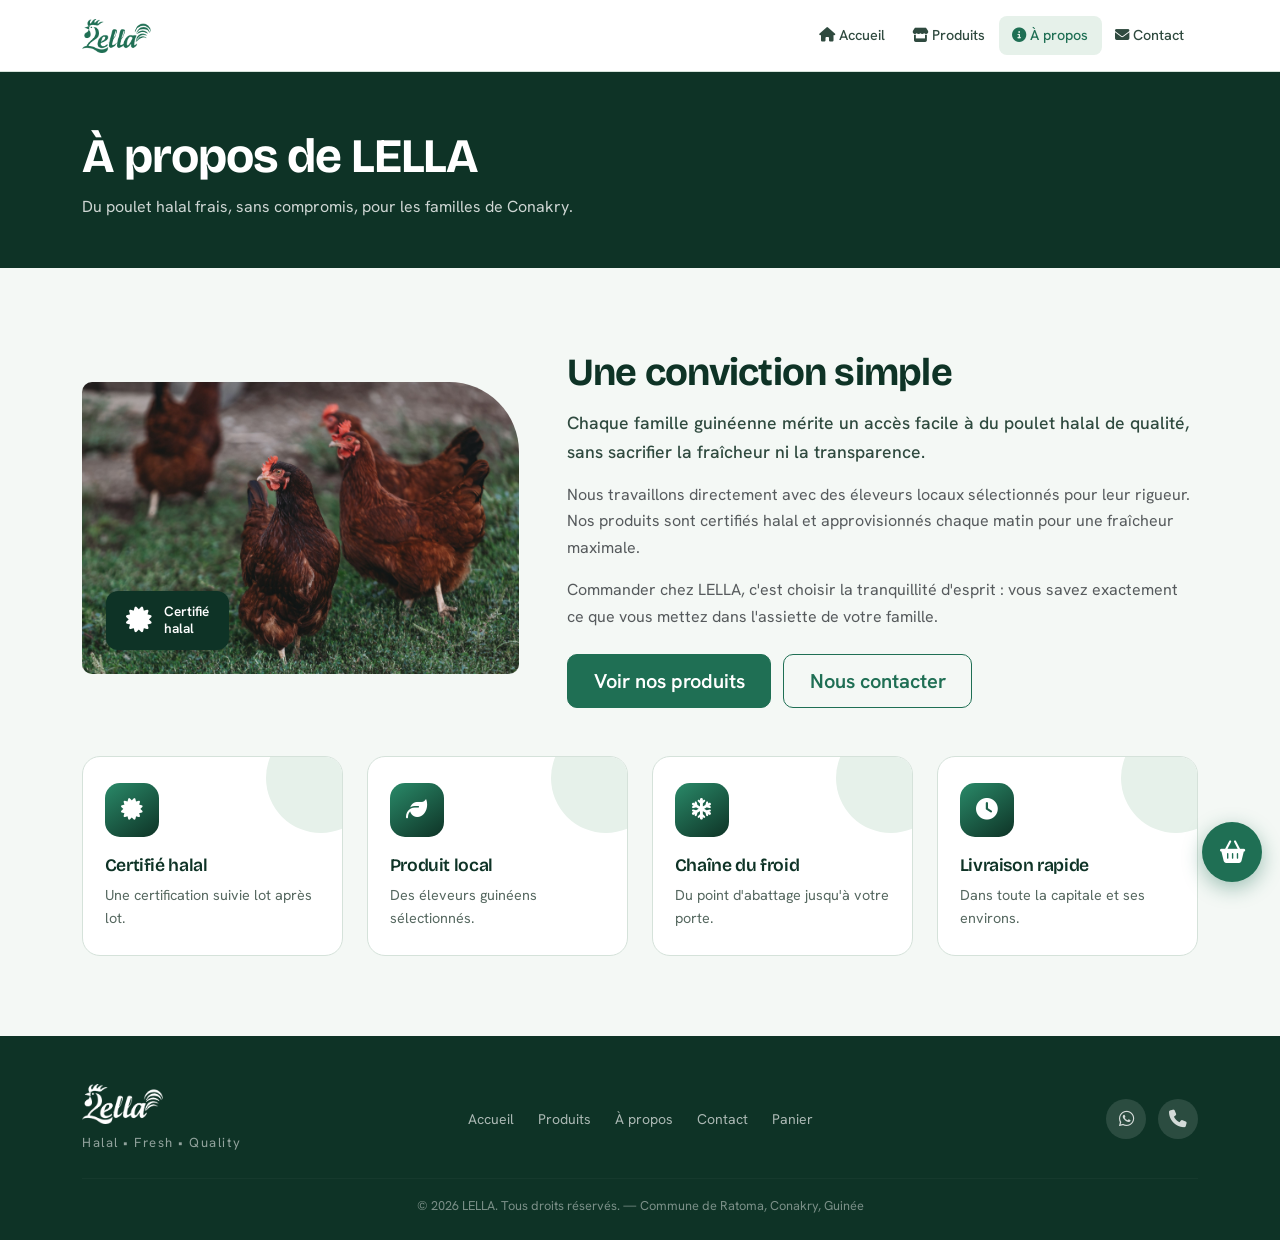
<file: about.html>
<!DOCTYPE html>
<html lang="fr">
<head>
    <meta charset="UTF-8">
    <meta name="viewport" content="width=device-width, initial-scale=1.0">
    <title>LELLA | À propos</title>
    <meta name="description" content="Contactez LELLA pour vos commandes de poulet halal. WhatsApp, téléphone, localisation à Conakry, Guinée.">
    <link rel="icon" type="image/jpeg" href="img/fav.jpeg">

    <link href="https://cdn.jsdelivr.net/npm/bootstrap@5.3.2/dist/css/bootstrap.min.css" rel="stylesheet">
    <link rel="stylesheet" href="https://cdnjs.cloudflare.com/ajax/libs/font-awesome/6.5.1/css/all.min.css">
    <link rel="preconnect" href="https://fonts.googleapis.com">
    <link rel="preconnect" href="https://fonts.gstatic.com" crossorigin>
    <link href="https://fonts.googleapis.com/css2?family=Bricolage+Grotesque:opsz,wght@12..96,500;12..96,700;12..96,800&family=Hanken+Grotesk:wght@400;500;600&display=swap" rel="stylesheet">
    <link rel="stylesheet" href="css/styles.css">
    <link rel="stylesheet" href="css/refine.css">
    <script>try{if(!sessionStorage.lellaSeen&&!matchMedia("(prefers-reduced-motion: reduce)").matches)document.documentElement.classList.add("pre")}catch(e){}</script>
        <script defer src="https://cloud.umami.is/script.js" data-website-id="23e20c45-bdcc-4ba7-afd1-dc6e0a98e53b"></script>
</head>
<body>

    <!-- Navigation -->
    <nav class="navbar navbar-expand-lg fixed-top" id="mainNav">
        <div class="container">
            <a class="navbar-brand" href="index.html">
                <img src="img/lella-green.png" alt="LELLA" class="wordmark" width="84" height="41">
            </a>
            <button class="navbar-toggler" type="button" data-bs-toggle="collapse" data-bs-target="#navbarNav"
                aria-controls="navbarNav" aria-expanded="false" aria-label="Toggle navigation">
                <span class="navbar-toggler-icon"></span>
            </button>
            <div class="collapse navbar-collapse" id="navbarNav">
                <ul class="navbar-nav ms-auto align-items-lg-center">
                    <li class="nav-item">
                        <a class="nav-link" href="index.html">
                            <i class="fa-solid fa-house me-1"></i>Accueil
                        </a>
                    </li>
                    <li class="nav-item">
                        <a class="nav-link" href="products.html">
                            <i class="fa-solid fa-store me-1"></i>Produits
                        </a>
                    </li>
                    <li class="nav-item">
                        <a class="nav-link active" href="about.html">
                            <i class="fa-solid fa-circle-info me-1"></i>À propos
                        </a>
                    </li>
                    <li class="nav-item">
                        <a class="nav-link" href="contact.html">
                            <i class="fa-solid fa-envelope me-1"></i>Contact
                        </a>
                    </li>
                </ul>
            </div>
        </div>
    </nav>

    <!-- Page Header -->
    <div class="page-header">
        <div class="container">
            <h1 class="page-header-title">À propos de LELLA</h1>
            <p class="page-header-sub">Du poulet halal frais, sans compromis, pour les familles de Conakry.</p>
        </div>
    </div>

    <section class="about-section section-pad">
        <div class="container">
            <div class="row align-items-center g-5">
                <div class="col-lg-5 reveal">
                    <div class="about-photo"><img src="img/hero.webp" width="474" height="270" alt="Poulets frais LELLA" class="about-img">
                    <div class="about-badge"><i class="fa-solid fa-certificate"></i><span>Certifié<br>halal</span></div></div>
                </div>
                <div class="col-lg-7 reveal delay-2">
                    <h2 class="section-title">Une conviction simple</h2>
                    <p class="about-lead">Chaque famille guinéenne mérite un accès facile à du poulet halal de qualité, sans sacrifier la fraîcheur ni la transparence.</p>
                    <p class="text-muted">Nous travaillons directement avec des éleveurs locaux sélectionnés pour leur rigueur. Nos produits sont certifiés halal et approvisionnés chaque matin pour une fraîcheur maximale.</p>
                    <p class="text-muted mb-4">Commander chez LELLA, c'est choisir la tranquillité d'esprit : vous savez exactement ce que vous mettez dans l'assiette de votre famille.</p>
                    <a href="products.html" class="btn btn-primary btn-lg">Voir nos produits</a>
                    <a href="contact.html" class="btn btn-outline-primary btn-lg ms-2">Nous contacter</a>
                </div>
            </div>
            <div class="row g-4 mt-4">
                <div class="col-6 col-lg-3 reveal"><div class="why-card"><div class="why-icon-wrap"><i class="fa-solid fa-certificate"></i></div><h4>Certifié halal</h4><p>Une certification suivie lot après lot.</p></div></div>
                <div class="col-6 col-lg-3 reveal delay-1"><div class="why-card"><div class="why-icon-wrap"><i class="fa-solid fa-leaf"></i></div><h4>Produit local</h4><p>Des éleveurs guinéens sélectionnés.</p></div></div>
                <div class="col-6 col-lg-3 reveal delay-2"><div class="why-card"><div class="why-icon-wrap"><i class="fa-solid fa-snowflake"></i></div><h4>Chaîne du froid</h4><p>Du point d'abattage jusqu'à votre porte.</p></div></div>
                <div class="col-6 col-lg-3 reveal delay-3"><div class="why-card"><div class="why-icon-wrap"><i class="fa-solid fa-clock"></i></div><h4>Livraison rapide</h4><p>Dans toute la capitale et ses environs.</p></div></div>
            </div>
        </div>
    </section>

    <!-- Footer -->
    <footer class="footer">
        <div class="container">
            <div class="row align-items-center">
                <div class="col-md-4 mb-3 mb-md-0">
                    <div class="footer-brand">
                        <img src="img/lella-white.png" alt="LELLA" class="wordmark" width="84" height="41">
                    </div>
                    <p class="footer-tagline">Halal • Fresh • Quality</p>
                </div>
                <div class="col-md-4 text-center mb-3 mb-md-0">
                    <div class="footer-links">
                        <a href="index.html">Accueil</a>
                        <a href="products.html">Produits</a>
                        <a href="about.html">À propos</a>
                        <a href="contact.html">Contact</a>
                        <a href="basket.html">Panier</a>
                    </div>
                </div>
                <div class="col-md-4 text-md-end">
                    <a href="https://wa.me/224629853624" target="_blank" class="footer-social">
                        <i class="fa-brands fa-whatsapp"></i>
                    </a>
                    <a href="tel:+224629853624" class="footer-social">
                        <i class="fa-solid fa-phone"></i>
                    </a>
                </div>
            </div>
            <hr class="footer-divider">
            <p class="footer-copy text-center mb-0">
                &copy; <span id="copyrightYear"></span> LELLA. Tous droits réservés. &mdash; Commune de Ratoma, Conakry, Guinée
            </p>
        </div>
    </footer>

    <!-- Floating Cart -->
    <a href="basket.html" class="floating-cart-btn" id="floatingCartBtn" aria-label="Panier">
        <i class="fa-solid fa-basket-shopping"></i>
        <span class="floating-cart-badge" id="floatingCartCount" style="display:none">0</span>
    </a>

    <script src="https://cdn.jsdelivr.net/npm/bootstrap@5.3.2/dist/js/bootstrap.bundle.min.js"></script>
    <script src="js/script.js"></script>
    <script src="js/refine.js"></script>
    <script>
        document.addEventListener('DOMContentLoaded', function () {
            updateBasketCount();
            initScrollAnimations();
        });
        document.getElementById('copyrightYear').textContent = new Date().getFullYear();
    </script>
</body>
</html>
</file>
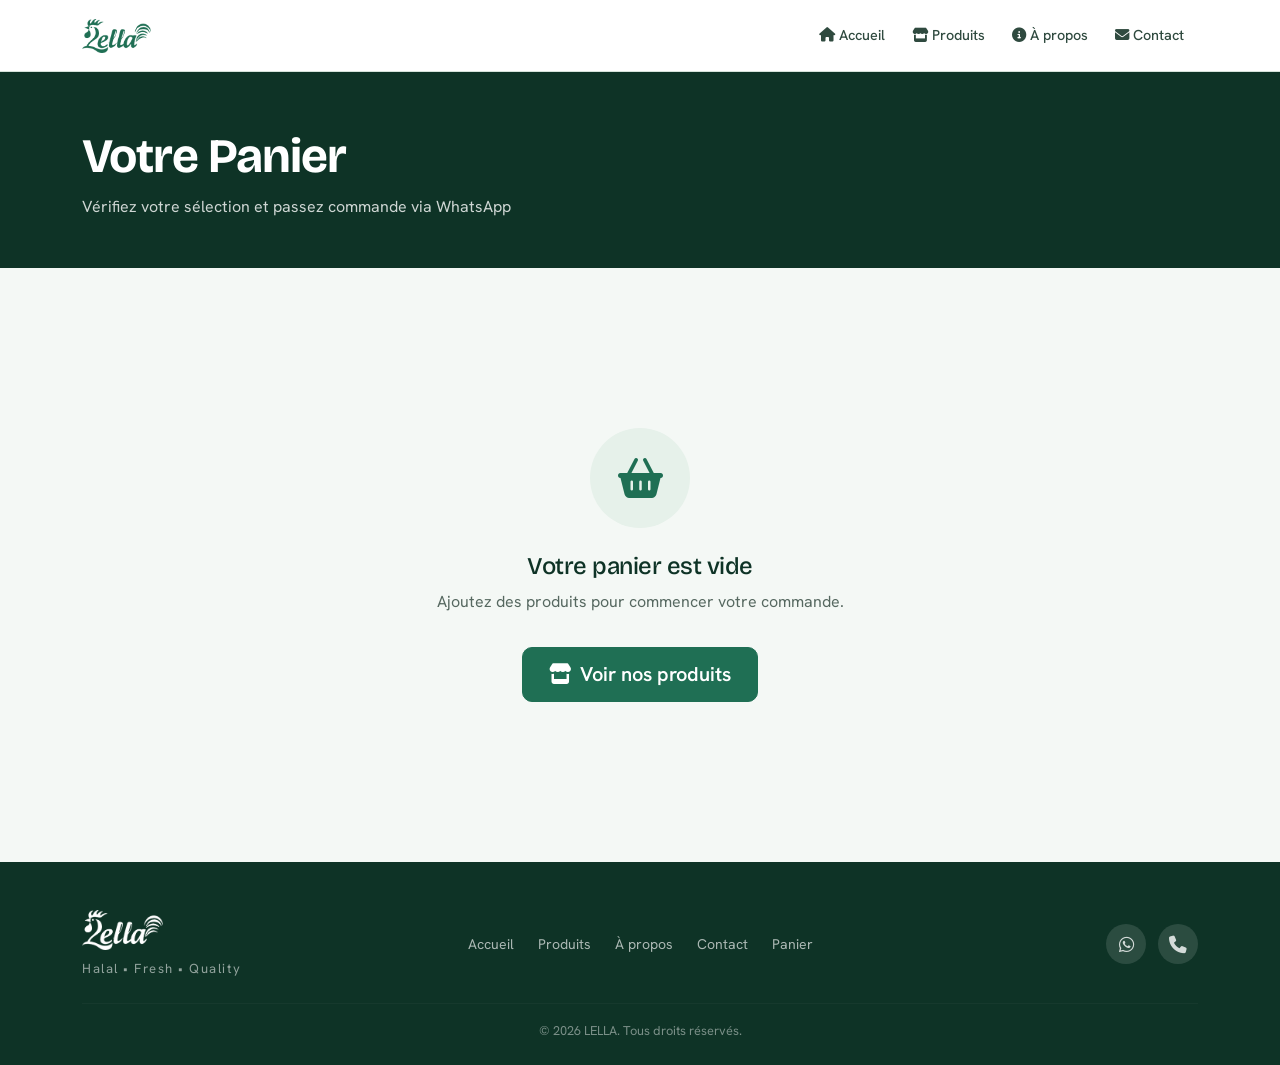
<file: basket.html>
<!DOCTYPE html>
<html lang="fr">
<head>
    <meta charset="UTF-8">
    <meta name="viewport" content="width=device-width, initial-scale=1.0">
    <title>LELLA - Panier | Votre commande</title>
    <meta name="description" content="Votre panier LELLA. Passez votre commande de poulet halal via WhatsApp.">
    <link rel="icon" type="image/jpeg" href="img/fav.jpeg">

    <link href="https://cdn.jsdelivr.net/npm/bootstrap@5.3.2/dist/css/bootstrap.min.css" rel="stylesheet">
    <link rel="stylesheet" href="https://cdnjs.cloudflare.com/ajax/libs/font-awesome/6.5.1/css/all.min.css">
    <link rel="preconnect" href="https://fonts.googleapis.com">
    <link rel="preconnect" href="https://fonts.gstatic.com" crossorigin>
    <link href="https://fonts.googleapis.com/css2?family=Bricolage+Grotesque:opsz,wght@12..96,500;12..96,700;12..96,800&family=Hanken+Grotesk:wght@400;500;600&display=swap" rel="stylesheet">
    <link rel="stylesheet" href="css/styles.css">
    <link rel="stylesheet" href="css/refine.css">
    <script>try{if(!sessionStorage.lellaSeen&&!matchMedia("(prefers-reduced-motion: reduce)").matches)document.documentElement.classList.add("pre")}catch(e){}</script>
        <script defer src="https://cloud.umami.is/script.js" data-website-id="23e20c45-bdcc-4ba7-afd1-dc6e0a98e53b"></script>
</head>
<body>

    <!-- Navigation -->
    <nav class="navbar navbar-expand-lg fixed-top" id="mainNav">
        <div class="container">
            <a class="navbar-brand" href="index.html">
                <img src="img/lella-green.png" alt="LELLA" class="wordmark" width="84" height="41">
            </a>
            <button class="navbar-toggler" type="button" data-bs-toggle="collapse" data-bs-target="#navbarNav"
                aria-controls="navbarNav" aria-expanded="false" aria-label="Toggle navigation">
                <span class="navbar-toggler-icon"></span>
            </button>
            <div class="collapse navbar-collapse" id="navbarNav">
                <ul class="navbar-nav ms-auto align-items-lg-center">
                    <li class="nav-item">
                        <a class="nav-link" href="index.html">
                            <i class="fa-solid fa-house me-1"></i>Accueil
                        </a>
                    </li>
                    <li class="nav-item">
                        <a class="nav-link" href="products.html">
                            <i class="fa-solid fa-store me-1"></i>Produits
                        </a>
                    </li>
                    <li class="nav-item">
                        <a class="nav-link" href="about.html">
                            <i class="fa-solid fa-circle-info me-1"></i>À propos
                        </a>
                    </li>
                    <li class="nav-item">
                        <a class="nav-link" href="contact.html">
                            <i class="fa-solid fa-envelope me-1"></i>Contact
                        </a>
                    </li>
                </ul>
            </div>
        </div>
    </nav>

    <!-- Page Header -->
    <div class="page-header">
        <div class="container text-center">
            <h1 class="page-header-title">Votre Panier</h1>
            <p class="page-header-sub">Vérifiez votre sélection et passez commande via WhatsApp</p>
        </div>
    </div>

    <!-- Basket Section -->
    <section class="basket-section section-pad">
        <div class="container">

            <!-- Empty Basket -->
            <div id="emptyBasket" class="empty-basket-state" style="display:none">
                <div class="empty-basket-icon">
                    <i class="fa-solid fa-basket-shopping"></i>
                </div>
                <h2>Votre panier est vide</h2>
                <p>Ajoutez des produits pour commencer votre commande.</p>
                <a href="products.html" class="btn btn-primary btn-lg">
                    <i class="fa-solid fa-store me-2"></i>Voir nos produits
                </a>
            </div>

            <!-- Basket Content -->
            <div id="basketContent">
                <div class="row g-4">
                    <div class="col-lg-8">
                        <div id="basketItems"></div>
                    </div>
                    <div class="col-lg-4">
                        <div class="basket-summary-card">
                            <h3 class="summary-title">
                                <i class="fa-solid fa-receipt me-2"></i>Résumé
                            </h3>
                            <div class="summary-row summary-total">
                                <span>Total</span>
                                <strong class="text-primary" id="total">0 GNF</strong>
                            </div>
                            <button class="btn btn-whatsapp-main w-100 mt-4" id="orderWhatsAppBtn" disabled>
                                <i class="fa-brands fa-whatsapp me-2"></i>Commander via WhatsApp
                            </button>
                            <a href="products.html" class="btn btn-outline-primary w-100 mt-3">
                                <i class="fa-solid fa-arrow-left me-2"></i>Continuer les achats
                            </a>
                            <p class="summary-note">
                                <i class="fa-solid fa-lock me-1"></i>
                                Votre commande sera envoyée en toute sécurité via WhatsApp.
                            </p>
                        </div>
                    </div>
                </div>
            </div>
        </div>
    </section>

    <!-- Footer -->
    <footer class="footer">
        <div class="container">
            <div class="row align-items-center">
                <div class="col-md-4 mb-3 mb-md-0">
                    <div class="footer-brand">
                        <img src="img/lella-white.png" alt="LELLA" class="wordmark" width="84" height="41">
                    </div>
                    <p class="footer-tagline">Halal • Fresh • Quality</p>
                </div>
                <div class="col-md-4 text-center mb-3 mb-md-0">
                    <div class="footer-links">
                        <a href="index.html">Accueil</a>
                        <a href="products.html">Produits</a>
                        <a href="about.html">À propos</a>
                        <a href="contact.html">Contact</a>
                        <a href="basket.html">Panier</a>
                    </div>
                </div>
                <div class="col-md-4 text-md-end">
                    <a href="https://wa.me/224629853624" target="_blank" class="footer-social">
                        <i class="fa-brands fa-whatsapp"></i>
                    </a>
                    <a href="tel:+224629853624" class="footer-social">
                        <i class="fa-solid fa-phone"></i>
                    </a>
                </div>
            </div>
            <hr class="footer-divider">
            <p class="footer-copy text-center mb-0">
                &copy; <span id="copyrightYear"></span> LELLA. Tous droits réservés.
            </p>
        </div>
    </footer>

    <script src="https://cdn.jsdelivr.net/npm/bootstrap@5.3.2/dist/js/bootstrap.bundle.min.js"></script>
    <script src="js/products.js"></script>
    <script src="js/script.js"></script>
    <script src="js/refine.js"></script>
    <script>
        document.addEventListener('DOMContentLoaded', function () {
            renderBasket();
            updateBasketCount();
            document.getElementById('orderWhatsAppBtn').addEventListener('click', function () {
                generateWhatsAppOrder();
            });
        });
        document.getElementById('copyrightYear').textContent = new Date().getFullYear();
    </script>
</body>
</html>
</file>
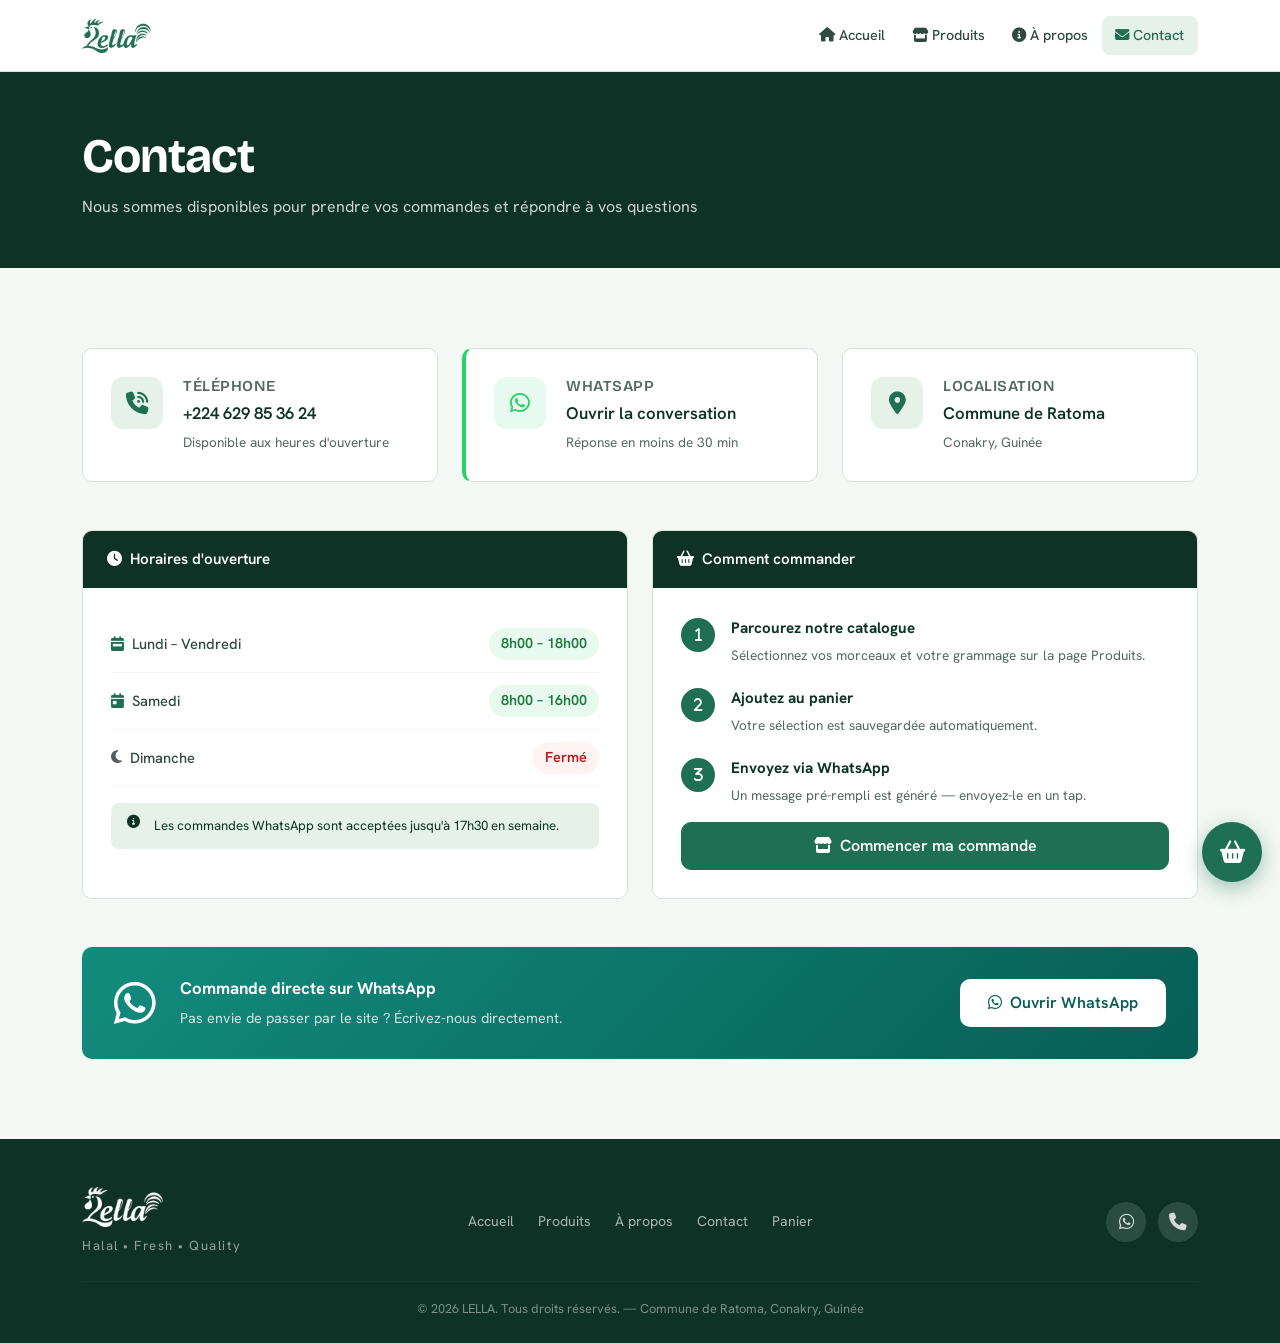
<file: contact.html>
<!DOCTYPE html>
<html lang="fr">
<head>
    <meta charset="UTF-8">
    <meta name="viewport" content="width=device-width, initial-scale=1.0">
    <title>LELLA - Contact | Nous contacter</title>
    <meta name="description" content="Contactez LELLA pour vos commandes de poulet halal. WhatsApp, téléphone, localisation à Conakry, Guinée.">
    <link rel="icon" type="image/jpeg" href="img/fav.jpeg">

    <link href="https://cdn.jsdelivr.net/npm/bootstrap@5.3.2/dist/css/bootstrap.min.css" rel="stylesheet">
    <link rel="stylesheet" href="https://cdnjs.cloudflare.com/ajax/libs/font-awesome/6.5.1/css/all.min.css">
    <link rel="preconnect" href="https://fonts.googleapis.com">
    <link rel="preconnect" href="https://fonts.gstatic.com" crossorigin>
    <link href="https://fonts.googleapis.com/css2?family=Bricolage+Grotesque:opsz,wght@12..96,500;12..96,700;12..96,800&family=Hanken+Grotesk:wght@400;500;600&display=swap" rel="stylesheet">
    <link rel="stylesheet" href="css/styles.css">
    <link rel="stylesheet" href="css/refine.css">
    <script>try{if(!sessionStorage.lellaSeen&&!matchMedia("(prefers-reduced-motion: reduce)").matches)document.documentElement.classList.add("pre")}catch(e){}</script>
        <script defer src="https://cloud.umami.is/script.js" data-website-id="23e20c45-bdcc-4ba7-afd1-dc6e0a98e53b"></script>
    
</head>
<body>

    <!-- Navigation -->
    <nav class="navbar navbar-expand-lg fixed-top" id="mainNav">
        <div class="container">
            <a class="navbar-brand" href="index.html">
                <img src="img/lella-green.png" alt="LELLA" class="wordmark" width="84" height="41">
            </a>
            <button class="navbar-toggler" type="button" data-bs-toggle="collapse" data-bs-target="#navbarNav"
                aria-controls="navbarNav" aria-expanded="false" aria-label="Toggle navigation">
                <span class="navbar-toggler-icon"></span>
            </button>
            <div class="collapse navbar-collapse" id="navbarNav">
                <ul class="navbar-nav ms-auto align-items-lg-center">
                    <li class="nav-item">
                        <a class="nav-link" href="index.html">
                            <i class="fa-solid fa-house me-1"></i>Accueil
                        </a>
                    </li>
                    <li class="nav-item">
                        <a class="nav-link" href="products.html">
                            <i class="fa-solid fa-store me-1"></i>Produits
                        </a>
                    </li>
                    <li class="nav-item">
                        <a class="nav-link" href="about.html">
                            <i class="fa-solid fa-circle-info me-1"></i>À propos
                        </a>
                    </li>
                    <li class="nav-item">
                        <a class="nav-link active" href="contact.html">
                            <i class="fa-solid fa-envelope me-1"></i>Contact
                        </a>
                    </li>
                </ul>
            </div>
        </div>
    </nav>

    <!-- Page Header -->
    <div class="page-header">
        <div class="container text-center">
            <h1 class="page-header-title">Contact</h1>
            <p class="page-header-sub">Nous sommes disponibles pour prendre vos commandes et répondre à vos questions</p>
        </div>
    </div>

    <!-- Contact Section -->
    <section class="contact-section section-pad">
        <div class="container">

            <!-- Top row: 3 quick-info tiles -->
            <div class="row g-4 mb-5">
                <div class="col-md-4 reveal delay-1">
                    <div class="contact-tile">
                        <div class="contact-tile-icon">
                            <i class="fa-solid fa-phone-volume"></i>
                        </div>
                        <div class="contact-tile-body">
                            <h5>Téléphone</h5>
                            <a href="tel:+224629853624" class="contact-tile-link">+224 629 85 36 24</a>
                            <p>Disponible aux heures d'ouverture</p>
                        </div>
                    </div>
                </div>
                <div class="col-md-4 reveal delay-2">
                    <div class="contact-tile contact-tile--whatsapp">
                        <div class="contact-tile-icon">
                            <i class="fa-brands fa-whatsapp"></i>
                        </div>
                        <div class="contact-tile-body">
                            <h5>WhatsApp</h5>
                            <a href="https://wa.me/224629853624" target="_blank" class="contact-tile-link">Ouvrir la conversation</a>
                            <p>Réponse en moins de 30 min</p>
                        </div>
                    </div>
                </div>
                <div class="col-md-4 reveal delay-3">
                    <div class="contact-tile">
                        <div class="contact-tile-icon">
                            <i class="fa-solid fa-location-dot"></i>
                        </div>
                        <div class="contact-tile-body">
                            <h5>Localisation</h5>
                            <span class="contact-tile-link">Commune de Ratoma</span>
                            <p>Conakry, Guinée</p>
                        </div>
                    </div>
                </div>
            </div>

            <!-- Bottom row: hours + order info -->
            <div class="row g-4">
                <div class="col-lg-6 reveal">
                    <div class="contact-card-pro">
                        <div class="contact-card-header">
                            <i class="fa-solid fa-clock me-2"></i>Horaires d'ouverture
                        </div>
                        <div class="contact-card-body">
                            <div class="hours-row">
                                <span class="hours-day">
                                    <i class="fa-solid fa-calendar-week me-2 text-primary"></i>
                                    Lundi – Vendredi
                                </span>
                                <span class="hours-time open">8h00 – 18h00</span>
                            </div>
                            <div class="hours-row">
                                <span class="hours-day">
                                    <i class="fa-solid fa-calendar-day me-2 text-primary"></i>
                                    Samedi
                                </span>
                                <span class="hours-time open">8h00 – 16h00</span>
                            </div>
                            <div class="hours-row">
                                <span class="hours-day">
                                    <i class="fa-solid fa-moon me-2 text-muted"></i>
                                    Dimanche
                                </span>
                                <span class="hours-time closed">Fermé</span>
                            </div>
                            <div class="hours-note">
                                <i class="fa-solid fa-circle-info me-2"></i>
                                Les commandes WhatsApp sont acceptées jusqu'à 17h30 en semaine.
                            </div>
                        </div>
                    </div>
                </div>
                <div class="col-lg-6 reveal delay-2">
                    <div class="contact-card-pro">
                        <div class="contact-card-header">
                            <i class="fa-solid fa-basket-shopping me-2"></i>Comment commander
                        </div>
                        <div class="contact-card-body">
                            <ol class="order-steps">
                                <li>
                                    <i class="fa-solid fa-1 step-num"></i>
                                    <div>
                                        <strong>Parcourez notre catalogue</strong>
                                        <p>Sélectionnez vos morceaux et votre grammage sur la page Produits.</p>
                                    </div>
                                </li>
                                <li>
                                    <i class="fa-solid fa-2 step-num"></i>
                                    <div>
                                        <strong>Ajoutez au panier</strong>
                                        <p>Votre sélection est sauvegardée automatiquement.</p>
                                    </div>
                                </li>
                                <li>
                                    <i class="fa-solid fa-3 step-num"></i>
                                    <div>
                                        <strong>Envoyez via WhatsApp</strong>
                                        <p>Un message pré-rempli est généré — envoyez-le en un tap.</p>
                                    </div>
                                </li>
                            </ol>
                            <a href="products.html" class="btn btn-primary w-100 mt-3">
                                <i class="fa-solid fa-store me-2"></i>Commencer ma commande
                            </a>
                        </div>
                    </div>
                </div>
            </div>

            <!-- WhatsApp CTA strip -->
            <div class="whatsapp-strip reveal mt-5">
                <i class="fa-brands fa-whatsapp whatsapp-strip-icon"></i>
                <div>
                    <strong>Commande directe sur WhatsApp</strong>
                    <p class="mb-0">Pas envie de passer par le site ? Écrivez-nous directement.</p>
                </div>
                <a href="https://wa.me/224629853624" target="_blank" class="btn btn-whatsapp-strip">
                    <i class="fa-brands fa-whatsapp me-2"></i>Ouvrir WhatsApp
                </a>
            </div>

        </div>
    </section>

    <!-- Footer -->
    <footer class="footer">
        <div class="container">
            <div class="row align-items-center">
                <div class="col-md-4 mb-3 mb-md-0">
                    <div class="footer-brand">
                        <img src="img/lella-white.png" alt="LELLA" class="wordmark" width="84" height="41">
                    </div>
                    <p class="footer-tagline">Halal • Fresh • Quality</p>
                </div>
                <div class="col-md-4 text-center mb-3 mb-md-0">
                    <div class="footer-links">
                        <a href="index.html">Accueil</a>
                        <a href="products.html">Produits</a>
                        <a href="about.html">À propos</a>
                        <a href="contact.html">Contact</a>
                        <a href="basket.html">Panier</a>
                    </div>
                </div>
                <div class="col-md-4 text-md-end">
                    <a href="https://wa.me/224629853624" target="_blank" class="footer-social">
                        <i class="fa-brands fa-whatsapp"></i>
                    </a>
                    <a href="tel:+224629853624" class="footer-social">
                        <i class="fa-solid fa-phone"></i>
                    </a>
                </div>
            </div>
            <hr class="footer-divider">
            <p class="footer-copy text-center mb-0">
                &copy; <span id="copyrightYear"></span> LELLA. Tous droits réservés. &mdash; Commune de Ratoma, Conakry, Guinée
            </p>
        </div>
    </footer>

    <!-- Floating Cart -->
    <a href="basket.html" class="floating-cart-btn" id="floatingCartBtn" aria-label="Panier">
        <i class="fa-solid fa-basket-shopping"></i>
        <span class="floating-cart-badge" id="floatingCartCount" style="display:none">0</span>
    </a>

    <script src="https://cdn.jsdelivr.net/npm/bootstrap@5.3.2/dist/js/bootstrap.bundle.min.js"></script>
    <script src="js/script.js"></script>
    <script src="js/refine.js"></script>
    <script>
        document.addEventListener('DOMContentLoaded', function () {
            updateBasketCount();
            initScrollAnimations();
        });
        document.getElementById('copyrightYear').textContent = new Date().getFullYear();
    </script>
</body>
</html>
</file>
<file: css/styles.css>
/**
 * LELLA — MAIN STYLESHEET
 * Brand: #1F6F54 (primary green) / #155640 (dark green)
 * Fonts: Playfair Display (display) + Poppins (body)
 */

/* ─────────────────────────────────────────
   CSS VARIABLES
───────────────────────────────────────── */
:root {
    --green:       #1F6F54;
    --green-dark:  #155640;
    --green-light: #e8f2ed;
    --white:       #ffffff;
    --off-white:   #F7F9F8;
    --text:        #1a1a1a;
    --text-mid:    #444444;
    --text-muted:  #6c757d;
    --border:      #dee2e6;
    --shadow-sm:   0 1px 3px rgba(0,0,0,.08);
    --shadow-md:   0 4px 12px rgba(0,0,0,.10);
    --shadow-lg:   0 12px 30px rgba(0,0,0,.14);
    --radius:      12px;
    --transition:  all .3s ease;
    --navbar-h:    72px;
}

/* ─────────────────────────────────────────
   BASE
───────────────────────────────────────── */
*, *::before, *::after { box-sizing: border-box; }

html { scroll-behavior: smooth; }

body {
    font-family: 'Poppins', sans-serif;
    color: var(--text);
    line-height: 1.65;
    background: var(--white);
    padding-top: var(--navbar-h);
}

img { max-width: 100%; }

.section-pad { padding: 5rem 0; }

/* ─────────────────────────────────────────
   TYPOGRAPHY HELPERS
───────────────────────────────────────── */
.logo-text {
    font-family: 'Playfair Display', serif;
    color: var(--green);
    font-weight: 700;
    letter-spacing: .5px;
    font-size: 1.6rem;
    text-decoration: none;
}

.section-tag {
    display: inline-block;
    background: var(--green-light);
    color: var(--green);
    font-size: .8rem;
    font-weight: 600;
    text-transform: uppercase;
    letter-spacing: 1.5px;
    padding: .3rem .9rem;
    border-radius: 50px;
    margin-bottom: .75rem;
}

.section-title {
    font-family: 'Playfair Display', serif;
    font-size: clamp(1.8rem, 3vw, 2.6rem);
    font-weight: 700;
    color: var(--text);
    margin-bottom: .75rem;
    line-height: 1.25;
}

.section-sub {
    color: var(--text-muted);
    font-size: 1.05rem;
    max-width: 600px;
    margin: 0 auto;
}

.section-header { margin-bottom: 3rem; }

/* ─────────────────────────────────────────
   NAVIGATION
───────────────────────────────────────── */
.navbar {
    height: var(--navbar-h);
    background: rgba(255,255,255,.96) !important;
    backdrop-filter: blur(10px);
    -webkit-backdrop-filter: blur(10px);
    border-bottom: 1px solid var(--border);
    transition: var(--transition);
    padding: 0;
}

.navbar-brand {
    display: flex;
    align-items: center;
    gap: .5rem;
    text-decoration: none;
}

.navbar-logo {
    height: 38px;
    width: auto;
    object-fit: contain;
}

.navbar-nav .nav-link {
    color: var(--text-mid) !important;
    font-weight: 500;
    font-size: .9rem;
    padding: .5rem .85rem !important;
    border-radius: 8px;
    transition: var(--transition);
}

.navbar-nav .nav-link:hover,
.navbar-nav .nav-link.active {
    color: var(--green) !important;
    background: var(--green-light);
}

.nav-cart-btn {
    font-size: 1.1rem !important;
    padding: .45rem .7rem !important;
}

.navbar-toggler {
    border: none;
    padding: .4rem .6rem;
}
.navbar-toggler:focus { box-shadow: none; }

/* ─────────────────────────────────────────
   BUTTONS
───────────────────────────────────────── */
.btn {
    font-family: 'Poppins', sans-serif;
    font-weight: 500;
    border-radius: 8px;
    transition: var(--transition);
}

.btn-primary {
    background: var(--green);
    border-color: var(--green);
    color: var(--white);
    padding: .7rem 1.6rem;
}
.btn-primary:hover, .btn-primary:focus {
    background: var(--green-dark);
    border-color: var(--green-dark);
    transform: translateY(-2px);
    box-shadow: 0 6px 18px rgba(31,111,84,.3);
    color: var(--white);
}

.btn-outline-primary {
    border-color: var(--green);
    color: var(--green);
    padding: .7rem 1.6rem;
}
.btn-outline-primary:hover {
    background: var(--green);
    border-color: var(--green);
    color: var(--white);
    transform: translateY(-2px);
}

.btn-success {
    background: #25D366;
    border-color: #25D366;
    color: var(--white);
}
.btn-success:hover {
    background: #1ebe58;
    border-color: #1ebe58;
    transform: translateY(-2px);
    color: var(--white);
}

/* Hero buttons */
.btn-hero-primary {
    background: var(--white);
    color: var(--green);
    font-weight: 600;
    padding: .9rem 2.2rem;
    border-radius: 8px;
    border: 2px solid var(--white);
    font-size: 1rem;
}
.btn-hero-primary:hover {
    background: var(--green-light);
    border-color: var(--green-light);
    color: var(--green-dark);
    transform: translateY(-2px);
    box-shadow: 0 8px 24px rgba(0,0,0,.2);
}

.btn-hero-outline {
    background: transparent;
    color: var(--white);
    font-weight: 500;
    padding: .9rem 2.2rem;
    border-radius: 8px;
    border: 2px solid rgba(255,255,255,.6);
    font-size: 1rem;
}
.btn-hero-outline:hover {
    background: rgba(255,255,255,.15);
    border-color: var(--white);
    color: var(--white);
    transform: translateY(-2px);
}

/* CTA section buttons */
.btn-cta-light {
    background: var(--white);
    color: var(--green);
    font-weight: 600;
    border: 2px solid var(--white);
}
.btn-cta-light:hover {
    background: var(--green-light);
    border-color: var(--green-light);
    color: var(--green-dark);
    transform: translateY(-2px);
}
.btn-cta-whatsapp {
    background: #25D366;
    color: var(--white);
    font-weight: 600;
    border: 2px solid #25D366;
}
.btn-cta-whatsapp:hover {
    background: #1ebe58;
    border-color: #1ebe58;
    color: var(--white);
    transform: translateY(-2px);
    box-shadow: 0 6px 18px rgba(37,211,102,.35);
}

.btn-whatsapp-main {
    background: #25D366;
    color: var(--white);
    font-weight: 600;
    border: none;
    padding: .9rem;
    font-size: 1rem;
    border-radius: 8px;
}
.btn-whatsapp-main:hover {
    background: #1ebe58;
    color: var(--white);
    transform: translateY(-2px);
    box-shadow: 0 6px 18px rgba(37,211,102,.35);
}
.btn-whatsapp-main:disabled {
    background: #a8e6c4;
    border-color: #a8e6c4;
    cursor: not-allowed;
    transform: none;
    box-shadow: none;
    color: var(--white);
}

/* ─────────────────────────────────────────
   HERO SECTION
───────────────────────────────────────── */
.hero-section {
    position: relative;
    min-height: 100vh;
    display: flex;
    align-items: center;
    overflow: hidden;
    /* Remove the default padding-top that body adds — hero is full viewport */
    margin-top: calc(-1 * var(--navbar-h));
    padding-top: var(--navbar-h);
}

.hero-bg {
    position: absolute;
    inset: 0;
    background-image: url('../img/hero.webp');
    background-size: cover;
    background-position: center;
    z-index: 0;
    /* Subtle parallax feel */
    transform: scale(1.04);
    transition: transform 6s ease-out;
}

.hero-overlay {
    position: absolute;
    inset: 0;
    background: linear-gradient(
        160deg,
        rgba(21,86,64,.88) 0%,
        rgba(21,86,64,.70) 50%,
        rgba(10,40,28,.82) 100%
    );
    z-index: 1;
}

.hero-content {
    position: relative;
    z-index: 2;
    padding: 5rem 1rem 4rem;
    color: var(--white);
}

.hero-eyebrow {
    display: inline-block;
    background: rgba(255,255,255,.15);
    border: 1px solid rgba(255,255,255,.3);
    backdrop-filter: blur(4px);
    color: var(--white);
    font-size: .85rem;
    font-weight: 500;
    letter-spacing: 1px;
    padding: .45rem 1.1rem;
    border-radius: 50px;
    margin-bottom: 1.5rem;
}

.hero-title {
    font-family: 'Playfair Display', serif;
    font-size: clamp(4rem, 10vw, 8rem);
    font-weight: 700;
    color: var(--white);
    line-height: 1;
    letter-spacing: -1px;
    margin-bottom: .5rem;
}

.hero-subtitle {
    font-size: clamp(1rem, 2.5vw, 1.4rem);
    font-weight: 300;
    letter-spacing: 4px;
    color: rgba(255,255,255,.8);
    text-transform: uppercase;
    margin-bottom: 1.5rem;
}

.hero-desc {
    font-size: 1.05rem;
    color: rgba(255,255,255,.85);
    max-width: 560px;
    margin: 0 auto 2.5rem;
    line-height: 1.7;
}

.hero-actions {
    display: flex;
    flex-wrap: wrap;
    gap: 1rem;
    justify-content: center;
}

.hero-scroll-hint {
    position: absolute;
    bottom: 2rem;
    left: 50%;
    transform: translateX(-50%);
    z-index: 2;
    color: rgba(255,255,255,.55);
    font-size: 1.3rem;
    animation: bounce 2s infinite;
}

@keyframes bounce {
    0%, 100% { transform: translateX(-50%) translateY(0); }
    50%       { transform: translateX(-50%) translateY(8px); }
}

/* Mobile hero — keep it compact */
@media (max-width: 767.98px) {
    .hero-section {
        min-height: 75vh;
    }
    .hero-content {
        padding: 3rem 1rem 3rem;
    }
    .hero-scroll-hint { display: none; }
}

/* ─────────────────────────────────────────
   STATS BAR
───────────────────────────────────────── */
.stats-bar {
    background: var(--green-dark);
    color: var(--white);
    padding: 0;
}

.stat-item {
    display: flex;
    align-items: center;
    gap: 1rem;
    padding: 1.5rem 2rem;
    border-right: 1px solid rgba(255,255,255,.12);
}
.stat-item:last-child { border-right: none; }

.stat-icon {
    font-size: 1.8rem;
    color: rgba(255,255,255,.65);
    flex-shrink: 0;
}

.stat-number {
    font-family: 'Playfair Display', serif;
    font-size: 1.6rem;
    font-weight: 700;
    line-height: 1;
}

.stat-label {
    font-size: .78rem;
    color: rgba(255,255,255,.7);
    margin-top: .15rem;
    text-transform: uppercase;
    letter-spacing: .5px;
}

@media (max-width: 767.98px) {
    .stat-item {
        padding: 1rem 1.25rem;
        border-right: none;
        border-bottom: 1px solid rgba(255,255,255,.1);
        gap: .75rem;
    }
    .stat-item:last-child { border-bottom: none; }
    .stat-icon { font-size: 1.4rem; }
    .stat-number { font-size: 1.3rem; }
}

/* ─────────────────────────────────────────
   WHY SECTION
───────────────────────────────────────── */
.why-section { background: var(--white); }

.why-card {
    background: var(--off-white);
    border-radius: var(--radius);
    padding: 2rem 1.5rem;
    height: 100%;
    border: 1px solid transparent;
    transition: var(--transition);
}
.why-card:hover {
    border-color: var(--green);
    transform: translateY(-6px);
    box-shadow: var(--shadow-lg);
    background: var(--white);
}

.why-icon-wrap {
    width: 60px;
    height: 60px;
    background: var(--green-light);
    border-radius: 14px;
    display: flex;
    align-items: center;
    justify-content: center;
    margin-bottom: 1.25rem;
    font-size: 1.5rem;
    color: var(--green);
    transition: var(--transition);
}
.why-card:hover .why-icon-wrap {
    background: var(--green);
    color: var(--white);
}

.why-card h4 {
    font-size: 1.05rem;
    font-weight: 600;
    margin-bottom: .5rem;
    color: var(--text);
}

.why-card p {
    font-size: .9rem;
    color: var(--text-muted);
    margin: 0;
    line-height: 1.6;
}

/* ─────────────────────────────────────────
   ABOUT SECTION
───────────────────────────────────────── */
.about-section { background: var(--off-white); }

.about-image-wrap {
    position: relative;
    border-radius: 20px;
    overflow: hidden;
    box-shadow: var(--shadow-lg);
}

.about-img {
    width: 100%;
    height: 480px;
    object-fit: cover;
    display: block;
}

.about-badge {
    position: absolute;
    bottom: 1.5rem;
    left: 1.5rem;
    background: var(--green-dark);
    color: var(--white);
    border-radius: 12px;
    padding: .75rem 1.25rem;
    display: flex;
    align-items: center;
    gap: .75rem;
    font-size: .95rem;
    font-weight: 600;
    box-shadow: var(--shadow-md);
}
.about-badge i { font-size: 1.6rem; }
.about-badge span { line-height: 1.3; font-size: .85rem; }

.about-lead {
    font-size: 1.1rem;
    font-weight: 500;
    color: var(--text-mid);
    margin-bottom: 1rem;
    line-height: 1.65;
}

.about-pill {
    background: var(--white);
    border: 1px solid var(--border);
    border-radius: 8px;
    padding: .6rem 1rem;
    font-size: .88rem;
    font-weight: 500;
    color: var(--text-mid);
}

@media (max-width: 991.98px) {
    .about-img { height: 300px; }
}

/* ─────────────────────────────────────────
   FEATURED PRODUCTS SECTION
───────────────────────────────────────── */
.featured-section { background: var(--white); }

/* ─────────────────────────────────────────
   HOW IT WORKS SECTION
───────────────────────────────────────── */
.how-section { background: var(--off-white); }

.step-card {
    background: var(--white);
    border-radius: var(--radius);
    padding: 2rem 1.5rem;
    height: 100%;
    position: relative;
    border: 1px solid var(--border);
    transition: var(--transition);
    text-align: center;
}
.step-card:hover {
    transform: translateY(-6px);
    box-shadow: var(--shadow-lg);
    border-color: var(--green);
}

.step-number {
    position: absolute;
    top: 1rem;
    right: 1rem;
    font-family: 'Playfair Display', serif;
    font-size: 2.5rem;
    font-weight: 700;
    color: var(--green-light);
    line-height: 1;
}

.step-icon {
    width: 64px;
    height: 64px;
    background: var(--green-light);
    border-radius: 16px;
    display: flex;
    align-items: center;
    justify-content: center;
    margin: 0 auto 1.25rem;
    font-size: 1.6rem;
    color: var(--green);
    transition: var(--transition);
}
.step-card:hover .step-icon {
    background: var(--green);
    color: var(--white);
}

.step-card h5 {
    font-size: 1rem;
    font-weight: 600;
    margin-bottom: .5rem;
}

.step-card p {
    font-size: .88rem;
    color: var(--text-muted);
    margin: 0;
}

/* ─────────────────────────────────────────
   CTA SECTION
───────────────────────────────────────── */
.cta-section { background: var(--white); padding: 3rem 0; }

.cta-inner {
    background: linear-gradient(135deg, var(--green) 0%, var(--green-dark) 100%);
    border-radius: 20px;
    padding: 3.5rem 3rem;
    color: var(--white);
}

.cta-eyebrow {
    font-size: .85rem;
    font-weight: 500;
    letter-spacing: 1px;
    color: rgba(255,255,255,.75);
    text-transform: uppercase;
    margin-bottom: .75rem;
}

.cta-title {
    font-family: 'Playfair Display', serif;
    font-size: clamp(1.6rem, 3vw, 2.2rem);
    font-weight: 700;
    color: var(--white);
    margin-bottom: .75rem;
}

.cta-text {
    color: rgba(255,255,255,.82);
    font-size: .97rem;
    line-height: 1.7;
    margin: 0;
}

@media (max-width: 767.98px) {
    .cta-inner { padding: 2.5rem 1.5rem; text-align: center; }
}

/* ─────────────────────────────────────────
   PRODUCT CARDS
───────────────────────────────────────── */
.product-card {
    border: 1px solid var(--border);
    border-radius: var(--radius);
    overflow: hidden;
    transition: var(--transition);
    height: 100%;
    background: var(--white);
}
.product-card:hover {
    transform: translateY(-6px);
    box-shadow: var(--shadow-lg);
    border-color: var(--green);
}

.product-image {
    height: 220px;
    object-fit: cover;
    transition: transform .4s ease;
}
.product-card:hover .product-image { transform: scale(1.04); }

.product-card .card-body { padding: 1.25rem; }
.product-card .card-title { font-size: 1rem; font-weight: 600; margin-bottom: .25rem; }

/* Featured */
.featured-product-card {
    border: 1px solid var(--border);
    border-radius: var(--radius);
    overflow: hidden;
    transition: var(--transition);
    height: 100%;
    background: var(--white);
}
.featured-product-card:hover {
    transform: translateY(-6px);
    box-shadow: var(--shadow-lg);
    border-color: var(--green);
}
.featured-product-image {
    height: 220px;
    object-fit: cover;
    transition: transform .4s ease;
}
.featured-product-card:hover .featured-product-image { transform: scale(1.04); }
.featured-product-card .card-body { padding: 1.25rem; }
.featured-product-card .card-title { font-size: 1rem; font-weight: 600; margin-bottom: .25rem; }

/* ─────────────────────────────────────────
   PAGE HEADER (Products / Contact / Basket)
───────────────────────────────────────── */
.page-header {
    background: linear-gradient(135deg, var(--green) 0%, var(--green-dark) 100%);
    padding: 3.5rem 0 3rem;
    color: var(--white);
}
.page-header-title {
    font-family: 'Playfair Display', serif;
    font-size: clamp(2rem, 5vw, 3rem);
    font-weight: 700;
    color: var(--white);
    margin-bottom: .5rem;
}
.page-header-sub {
    color: rgba(255,255,255,.8);
    font-size: 1rem;
    margin: 0;
}

/* ─────────────────────────────────────────
   PRODUCTS PAGE
───────────────────────────────────────── */
.products-section { background: var(--off-white); }

/* ── Filter Bar ── */
.filter-bar {
    display: flex;
    align-items: center;
    flex-wrap: wrap;
    gap: .75rem;
    background: var(--white);
    border: 1px solid var(--border);
    border-radius: var(--radius);
    padding: 1rem 1.25rem;
    margin-bottom: .5rem;
}

.filter-label {
    font-weight: 600;
    font-size: .88rem;
    color: var(--text-mid);
    white-space: nowrap;
}

.filter-buttons {
    display: flex;
    flex-wrap: wrap;
    gap: .5rem;
}

.filter-btn {
    display: inline-flex;
    align-items: center;
    gap: .35rem;
    padding: .45rem 1.1rem;
    border-radius: 50px;
    border: 1.5px solid var(--border);
    background: var(--white);
    color: var(--text-mid);
    font-size: .85rem;
    font-weight: 500;
    font-family: 'Poppins', sans-serif;
    cursor: pointer;
    transition: var(--transition);
    white-space: nowrap;
}
.filter-btn:hover {
    border-color: var(--green);
    color: var(--green);
    background: var(--green-light);
}
.filter-btn.active {
    background: var(--green);
    border-color: var(--green);
    color: var(--white);
    box-shadow: 0 3px 10px rgba(31,111,84,.25);
}

.filter-count {
    margin-left: auto;
    font-size: .82rem;
    color: var(--text-muted);
    white-space: nowrap;
}

/* ─────────────────────────────────────────
   CONTACT PAGE
───────────────────────────────────────── */
.contact-section { background: var(--off-white); }

/* Quick-info tiles */
.contact-tile {
    background: var(--white);
    border: 1px solid var(--border);
    border-radius: var(--radius);
    padding: 1.75rem;
    display: flex;
    align-items: flex-start;
    gap: 1.25rem;
    height: 100%;
    transition: var(--transition);
}
.contact-tile:hover {
    box-shadow: var(--shadow-md);
    border-color: var(--green);
    transform: translateY(-4px);
}
.contact-tile--whatsapp { border-left: 4px solid #25D366; }
.contact-tile--whatsapp .contact-tile-icon { background: #e8faf0; color: #25D366; }

.contact-tile-icon {
    width: 52px;
    height: 52px;
    background: var(--green-light);
    color: var(--green);
    border-radius: 12px;
    display: flex;
    align-items: center;
    justify-content: center;
    font-size: 1.4rem;
    flex-shrink: 0;
}

.contact-tile-body h5 {
    font-size: .95rem;
    font-weight: 600;
    color: var(--text-muted);
    text-transform: uppercase;
    letter-spacing: .5px;
    margin-bottom: .3rem;
}

.contact-tile-link {
    display: block;
    font-size: 1.05rem;
    font-weight: 600;
    color: var(--text);
    text-decoration: none;
    margin-bottom: .2rem;
}
.contact-tile-link:hover { color: var(--green); }

.contact-tile-body p {
    font-size: .85rem;
    color: var(--text-muted);
    margin: 0;
}

/* Pro cards */
.contact-card-pro {
    background: var(--white);
    border: 1px solid var(--border);
    border-radius: var(--radius);
    overflow: hidden;
    height: 100%;
}

.contact-card-header {
    background: var(--green-dark);
    color: var(--white);
    padding: 1rem 1.5rem;
    font-weight: 600;
    font-size: .95rem;
}

.contact-card-body { padding: 1.75rem; }

/* Hours */
.hours-row {
    display: flex;
    justify-content: space-between;
    align-items: center;
    padding: .75rem 0;
    border-bottom: 1px solid var(--off-white);
}
.hours-row:last-of-type { border-bottom: none; }

.hours-day {
    font-size: .92rem;
    font-weight: 500;
    color: var(--text-mid);
    display: flex;
    align-items: center;
}

.hours-time {
    font-size: .9rem;
    font-weight: 600;
    padding: .25rem .75rem;
    border-radius: 50px;
}
.hours-time.open   { background: #e8faf0; color: #1a7a3c; }
.hours-time.closed { background: #fef2f2; color: #b91c1c; }

.hours-note {
    margin-top: 1rem;
    padding: .75rem 1rem;
    background: var(--green-light);
    border-radius: 8px;
    font-size: .83rem;
    color: var(--green-dark);
    display: flex;
    align-items: flex-start;
    gap: .4rem;
}

/* Order steps */
.order-steps {
    list-style: none;
    padding: 0;
    margin: 0;
    display: flex;
    flex-direction: column;
    gap: 1.25rem;
}

.order-steps li {
    display: flex;
    align-items: flex-start;
    gap: 1rem;
}

.step-num {
    width: 34px;
    height: 34px;
    background: var(--green);
    color: var(--white);
    border-radius: 50%;
    display: flex;
    align-items: center;
    justify-content: center;
    font-size: .9rem;
    flex-shrink: 0;
    margin-top: .1rem;
}

.order-steps li strong { font-size: .95rem; display: block; margin-bottom: .15rem; }
.order-steps li p { font-size: .85rem; color: var(--text-muted); margin: 0; }

/* WhatsApp strip */
.whatsapp-strip {
    background: linear-gradient(135deg, #128C7E, #075E54);
    border-radius: var(--radius);
    padding: 1.75rem 2rem;
    display: flex;
    align-items: center;
    gap: 1.5rem;
    flex-wrap: wrap;
    color: var(--white);
}

.whatsapp-strip-icon {
    font-size: 3rem;
    flex-shrink: 0;
}

.whatsapp-strip div { flex: 1; min-width: 200px; }
.whatsapp-strip strong { font-size: 1.05rem; display: block; margin-bottom: .25rem; }
.whatsapp-strip p { font-size: .9rem; color: rgba(255,255,255,.8); }

.btn-whatsapp-strip {
    background: var(--white);
    color: #075E54;
    font-weight: 600;
    padding: .75rem 1.75rem;
    border-radius: 8px;
    text-decoration: none;
    white-space: nowrap;
    flex-shrink: 0;
    border: none;
    transition: var(--transition);
}
.btn-whatsapp-strip:hover {
    background: #e8faf0;
    color: #075E54;
    transform: translateY(-2px);
    box-shadow: 0 4px 14px rgba(0,0,0,.2);
}

/* ─────────────────────────────────────────
   BASKET PAGE
───────────────────────────────────────── */
.basket-section { background: var(--off-white); }

.empty-basket-state {
    text-align: center;
    padding: 5rem 1rem;
}
.empty-basket-icon {
    width: 100px;
    height: 100px;
    background: var(--green-light);
    border-radius: 50%;
    display: flex;
    align-items: center;
    justify-content: center;
    font-size: 2.5rem;
    color: var(--green);
    margin: 0 auto 1.5rem;
}
.empty-basket-state h2 { font-size: 1.5rem; margin-bottom: .5rem; }
.empty-basket-state p  { color: var(--text-muted); margin-bottom: 2rem; }

.basket-item {
    background: var(--white);
    border: 1px solid var(--border);
    border-radius: var(--radius);
    margin-bottom: 1rem;
    transition: var(--transition);
}
.basket-item:hover { box-shadow: var(--shadow-md); }
.basket-item .card-body { padding: 1.25rem; }
.basket-item img { height: 80px; width: 100%; object-fit: cover; border-radius: 8px; }

.quantity-btn   { border-radius: 0; }
.quantity-input { max-width: 70px; border-left: none; border-right: none; text-align: center; }

.basket-summary-card {
    background: var(--white);
    border: 1px solid var(--border);
    border-radius: var(--radius);
    padding: 1.75rem;
    position: sticky;
    top: calc(var(--navbar-h) + 1rem);
}

.summary-title {
    font-size: 1rem;
    font-weight: 600;
    margin-bottom: 1.25rem;
    padding-bottom: 1rem;
    border-bottom: 1px solid var(--border);
    color: var(--text);
}

.summary-row {
    display: flex;
    justify-content: space-between;
    align-items: center;
    padding: .5rem 0;
}
.summary-total {
    font-size: 1.1rem;
    padding-top: 1rem;
    border-top: 2px solid var(--border);
    margin-top: .5rem;
}

.summary-note {
    font-size: .78rem;
    color: var(--text-muted);
    text-align: center;
    margin-top: 1rem;
    margin-bottom: 0;
}

/* ─────────────────────────────────────────
   FOOTER
───────────────────────────────────────── */
.footer {
    background: var(--green-dark);
    color: rgba(255,255,255,.8);
    padding: 3rem 0 1.5rem;
    margin-top: 0;
}

.footer-brand {
    display: flex;
    align-items: center;
    gap: .5rem;
    margin-bottom: .5rem;
}
.footer-logo { height: 34px; object-fit: contain; }
.footer-brand .logo-text { color: rgba(255,255,255,.9); font-size: 1.4rem; }

.footer-tagline {
    font-size: .82rem;
    color: rgba(255,255,255,.55);
    letter-spacing: 1.5px;
    margin: 0;
}

.footer-links {
    display: flex;
    justify-content: center;
    gap: 1.5rem;
    flex-wrap: wrap;
}
.footer-links a {
    color: rgba(255,255,255,.65);
    text-decoration: none;
    font-size: .88rem;
    transition: var(--transition);
}
.footer-links a:hover { color: var(--white); }

.footer-social {
    display: inline-flex;
    align-items: center;
    justify-content: center;
    width: 40px;
    height: 40px;
    background: rgba(255,255,255,.12);
    color: rgba(255,255,255,.8);
    border-radius: 50%;
    margin-left: .5rem;
    font-size: 1.1rem;
    text-decoration: none;
    transition: var(--transition);
}
.footer-social:hover {
    background: rgba(255,255,255,.25);
    color: var(--white);
    transform: translateY(-2px);
}

.footer-divider {
    border-color: rgba(255,255,255,.12);
    margin: 1.5rem 0 1rem;
}

.footer-copy {
    font-size: .8rem;
    color: rgba(255,255,255,.45);
}

/* ─────────────────────────────────────────
   FLOATING CART (mobile)
───────────────────────────────────────── */
.floating-cart-btn {
    position: fixed;
    bottom: 1.5rem;
    right: 1.5rem;
    width: 58px;
    height: 58px;
    background: var(--green);
    color: var(--white);
    border-radius: 50%;
    display: flex;
    align-items: center;
    justify-content: center;
    box-shadow: 0 6px 20px rgba(31,111,84,.4);
    z-index: 1040;
    text-decoration: none;
    font-size: 1.4rem;
    transition: var(--transition);
}
.floating-cart-btn:hover {
    background: var(--green-dark);
    color: var(--white);
    transform: scale(1.08);
}

.floating-cart-badge {
    position: absolute;
    top: -4px;
    right: -4px;
    background: #dc3545;
    color: var(--white);
    border-radius: 50%;
    width: 22px;
    height: 22px;
    display: flex;
    align-items: center;
    justify-content: center;
    font-size: .72rem;
    font-weight: 700;
    border: 2px solid var(--white);
}

/* ─────────────────────────────────────────
   UTILITY
───────────────────────────────────────── */
.text-primary { color: var(--green) !important; }
.bg-primary   { background-color: var(--green) !important; }
.badge.bg-primary { background-color: var(--green) !important; }

/* ─────────────────────────────────────────
   SCROLL ANIMATIONS
───────────────────────────────────────── */
.reveal {
    opacity: 0;
    transform: translateY(36px);
    transition: opacity .65s ease-out, transform .65s ease-out;
}
.reveal.visible {
    opacity: 1;
    transform: translateY(0);
}

/* stagger helpers */
.delay-1 { transition-delay: .10s; }
.delay-2 { transition-delay: .20s; }
.delay-3 { transition-delay: .30s; }
.delay-4 { transition-delay: .40s; }

/* card stagger (JS-triggered) */
.animate-card {
    opacity: 0;
    transform: translateY(28px);
    transition: opacity .5s ease-out, transform .5s ease-out;
}
.animate-card.card-visible {
    opacity: 1;
    transform: translateY(0);
}

/* ─────────────────────────────────────────
   RESPONSIVE — PRODUCT CARDS (mobile 2-col)
───────────────────────────────────────── */
@media (max-width: 575.98px) {
    .product-image,
    .featured-product-image { height: 130px; }

    .product-card .card-body,
    .featured-product-card .card-body { padding: .75rem; }

    .product-card .card-title,
    .featured-product-card .card-title { font-size: .82rem; }

    .product-card .card-text,
    .featured-product-card .card-text { display: none; }

    .product-card .h4,
    .featured-product-card .h4 { font-size: .95rem; }

    .add-to-basket-btn,
    .featured-product-card .btn {
        font-size: .78rem;
        padding: .4rem .5rem;
    }

    .basket-item .row > div { margin-bottom: .75rem; }
    .basket-summary-card { position: relative; top: 0; margin-top: 1.5rem; }

    .section-pad { padding: 3rem 0; }

    .filter-bar { flex-direction: column; align-items: flex-start; }
    .filter-count { margin-left: 0; }
}

/* ─────────────────────────────────────────
   ACCESSIBILITY
───────────────────────────────────────── */
.btn:focus, .nav-link:focus {
    outline: 2px solid var(--green);
    outline-offset: 2px;
}

/* ─────────────────────────────────────────
   PRINT
───────────────────────────────────────── */
@media print {
    .navbar, .footer, .btn, .floating-cart-btn { display: none !important; }
    body { padding-top: 0; }
}
</file>
<file: css/refine.css>
/* LELLA refinement layer: loads after styles.css and overrides it */
:root{
  --green:#1F6F54; --green-dark:#0E3326; --green-light:#E6F1EA;
  --off-white:#F4F8F5; --text:#0E3326; --text-mid:#2F4A3F; --text-muted:#566860;
  --yolk:#F2B632; --border:#D5E2DA; --radius:10px;
  --f-display:'Bricolage Grotesque','Segoe UI',sans-serif; --f-body:'Hanken Grotesk','Segoe UI',sans-serif;
}
body,.btn,.filter-btn{font-family:var(--f-body)}
h1,h2,h3,h4,h5,.section-title,.page-header-title,.cta-title,.stat-number,.h5{font-family:var(--f-display)!important;letter-spacing:-.02em}
.btn{border-radius:10px;font-weight:600}
.wordmark{height:34px;width:auto;display:block}
.footer .wordmark{height:40px}

/* flatten template chrome */
.section-tag,.cta-eyebrow{display:none}
.page-header{background:var(--green-dark);text-align:left}
.page-header .container{text-align:left!important}
.cta-inner{background:var(--green-dark);border-radius:var(--radius)}
.btn-cta-light{background:var(--yolk);border-color:var(--yolk);color:var(--green-dark)}
.btn-cta-light:hover{background:#ffc94d;border-color:#ffc94d;color:var(--green-dark)}
.footer{background:var(--green-dark)}

/* motion: one moment on load, quiet everywhere else */
.reveal{transform:none;transition:opacity .5s ease-out}
.product-card:hover,.contact-tile:hover{transform:none}

/* hero */
.hero2{padding:calc(var(--navbar-h) + 3.5rem) 0 4.5rem;background:var(--paper,#FBFDFB);overflow:hidden}
.hero2 h1{font-size:clamp(2.4rem,5.4vw,4.2rem);font-weight:800;line-height:1.04;color:var(--green-dark);margin-bottom:1.25rem;max-width:14ch}
.hero2 p{font-size:1.1rem;color:var(--text-muted);max-width:44ch;margin-bottom:2rem}
.hero2-actions{display:flex;flex-wrap:wrap;gap:.75rem}
.hero2-media{position:relative;max-width:474px;margin:0 auto}
.hero2-media img{position:relative;z-index:1;width:100%;height:auto;display:block;border-radius:var(--radius) 90px var(--radius) var(--radius)}
.hero2-arcs{position:absolute;z-index:0;width:62%;right:-14%;top:-22%;fill:none;stroke-width:7;stroke-linecap:round}
.hero2-arcs .arc{stroke:var(--green);stroke-dasharray:1;stroke-dashoffset:1;animation:draw 1.3s .15s cubic-bezier(.3,.7,.2,1) forwards}
.hero2-arcs .arc:nth-child(2){animation-delay:.3s;stroke:#4C9A7B}
.hero2-arcs .arc:nth-child(3){animation-delay:.45s;stroke:#8FC4AC}
.hero2-arcs .arc:nth-child(4){animation-delay:.6s;stroke:var(--yolk)}
html.pre .hero2-arcs .arc{animation-delay:1.3s}
@keyframes draw{to{stroke-dashoffset:0}}
.hero2-copy h1,.hero2-copy p,.hero2-actions{animation:rise .8s cubic-bezier(.2,.7,.2,1) both}
.hero2-copy p{animation-delay:.1s}.hero2-actions{animation-delay:.2s}
html.pre .hero2-copy h1,html.pre .hero2-copy p,html.pre .hero2-actions{animation-delay:1.2s}
@keyframes rise{from{opacity:0;transform:translateY(14px)}}

/* preloader */
#preloader{display:none}
html.pre #preloader{position:fixed;inset:0;z-index:3000;background:var(--green);display:grid;place-items:center;transition:opacity .45s ease,visibility .45s}
html.pre #preloader img{animation:breathe 1s ease-in-out infinite alternate}
#preloader.done{opacity:0;visibility:hidden}
@keyframes breathe{from{transform:scale(.96)}to{transform:scale(1.03)}}

/* product cards: one card per product, weight picker */
.product-card{border-radius:var(--radius);border-color:var(--border)}
.product-card:hover{box-shadow:none;border-color:var(--green)}
.weight-chip{border:1.5px solid var(--border);background:#fff;color:var(--text-mid);border-radius:8px;padding:.3rem .75rem;font-size:.85rem;font-weight:600;cursor:pointer;transition:background .2s,color .2s,border-color .2s}
.weight-chip:hover{border-color:var(--green)}
.weight-chip[aria-pressed="true"]{background:var(--green);border-color:var(--green);color:#fff}
.price{font-family:var(--f-display);font-weight:700;font-size:1.35rem;color:var(--green-dark);transition:opacity .15s}
.price.swap{opacity:.2}
.add-to-basket-btn.added{background:var(--yolk);border-color:var(--yolk);color:var(--green-dark)}

:focus-visible{outline:3px solid var(--yolk);outline-offset:2px}
@media (max-width:991.98px){.hero2{padding-top:calc(var(--navbar-h) + 2rem)}.hero2-arcs{right:-6%}}
@media (prefers-reduced-motion:reduce){*,*::before,*::after{animation:none!important;transition:none!important}.hero2-arcs .arc{stroke-dashoffset:0}}

/* sections: real cards */
.why-section,.how-section{background:var(--off-white)}
.why-card,.step-card{position:relative;overflow:hidden;height:100%;background:#fff;border:1px solid var(--border);border-radius:18px;padding:1.6rem 1.35rem;text-align:left;transition:transform .35s cubic-bezier(.2,.7,.2,1),box-shadow .35s,border-color .35s}
.why-card::before,.step-card::before{content:"";position:absolute;right:-34px;top:-34px;width:110px;height:110px;border-radius:50%;background:var(--green-light);transition:transform .5s cubic-bezier(.2,.7,.2,1)}
.why-card:hover,.step-card:hover{transform:translateY(-5px);border-color:var(--green);box-shadow:0 18px 34px -16px rgba(14,51,38,.35);background:#fff}
.why-card:hover::before,.step-card:hover::before{transform:scale(1.7)}
.why-icon-wrap,.step-icon{position:relative;z-index:1;width:54px;height:54px;margin:0 0 1.1rem;border-radius:15px;display:flex;align-items:center;justify-content:center;font-size:1.35rem;color:#fff;background:linear-gradient(145deg,#2A8A69,var(--green-dark))}
.why-card:hover .why-icon-wrap,.step-card:hover .step-icon{background:linear-gradient(145deg,#2A8A69,var(--green-dark));color:var(--yolk)}
.why-card h4,.step-card h5{position:relative;z-index:1;font-size:1.1rem}
.why-card p,.step-card p{position:relative;z-index:1}
.step-number{display:block;z-index:1;right:1.1rem;top:.9rem;font-family:var(--f-display);font-size:1.5rem;color:var(--green);opacity:.55}
.about-photo{position:relative;border-radius:var(--radius) 70px var(--radius) var(--radius);overflow:hidden}
.about-photo .about-img{height:auto;border-radius:0}

/* hero: image first on phones, floating bubble */
.hero2-facts{list-style:none;display:flex;flex-wrap:wrap;gap:.6rem 1.4rem;padding:0;margin:1.75rem 0 0;font-size:.92rem;font-weight:600;color:var(--text-mid);animation:rise .8s .35s both}
.hero2-facts i{color:var(--green);margin-right:.45rem}
@keyframes floaty{50%{transform:translateY(-12px)}}
@keyframes blob{0%,100%{border-radius:58% 42% 55% 45%/48% 56% 44% 52%}50%{border-radius:44% 56% 42% 58%/58% 44% 56% 42%}}
@media (max-width:991.98px){
  .hero2-media{max-width:360px;animation:floaty 6s ease-in-out infinite}
  .hero2-media img{aspect-ratio:1/1;object-fit:cover;object-position:32% 50%;animation:blob 9s ease-in-out infinite;box-shadow:0 26px 40px -24px rgba(14,51,38,.55)}
  .hero2-media::before,.hero2-media::after{content:"";position:absolute;border-radius:50%;z-index:0}
  .hero2-media::before{width:64px;height:64px;left:-6%;bottom:8%;background:var(--yolk);opacity:.9;animation:floaty 4.5s -1s ease-in-out infinite}
  .hero2-media::after{width:30px;height:30px;right:6%;bottom:-4%;background:var(--green);animation:floaty 5s -2s ease-in-out infinite}
  .hero2-arcs{right:-12%;top:-14%;width:55%}
  .hero2 h1{max-width:none;font-size:2.2rem}
  .hero2-copy{margin-top:.5rem}
}

/* products: compact cards, two per row on phones */
.product-card{border-radius:14px;overflow:hidden;transition:border-color .25s,box-shadow .25s}
.product-card:hover{border-color:var(--green);box-shadow:0 14px 26px -16px rgba(14,51,38,.4)}
.pc-img{display:block;width:100%;height:120px;object-fit:cover}
.pc-icon{display:grid;place-items:center;background:linear-gradient(145deg,var(--green-light),#cfe5d9);color:var(--green);font-size:2.2rem;position:relative}
.pc-icon i{opacity:.55;transition:transform .35s cubic-bezier(.2,.7,.2,1),opacity .3s}
.product-card:hover .pc-icon i{transform:scale(1.18) rotate(-6deg);opacity:.9}
.product-card .card-body{padding:.8rem .85rem .9rem;display:flex;flex-direction:column;gap:.35rem}
.product-card .card-title{font-size:.95rem;margin:0;line-height:1.2}
.product-card .price{font-size:1.05rem}
.product-card .add-to-basket-btn{padding:.45rem .5rem;font-size:.85rem;width:100%;display:flex;align-items:center;justify-content:center;gap:.4rem;margin-top:.25rem}
.weights{margin:0}.weight-chip{padding:.15rem .5rem;font-size:.75rem}
@media (min-width:768px){.pc-img{height:150px}.product-card .card-title{font-size:1rem}}

/* floating cart: the only cart entry point */
.floating-cart-btn{width:60px;height:60px;right:1.1rem;bottom:1.1rem}
.floating-cart-btn.bump{animation:bump .5s cubic-bezier(.3,1.6,.5,1)}
@keyframes bump{40%{transform:scale(1.25) rotate(-8deg)}}
.basket-ph{height:80px;display:grid;place-items:center;background:var(--green-light);color:var(--green);border-radius:8px;font-size:1.4rem}
</file>
